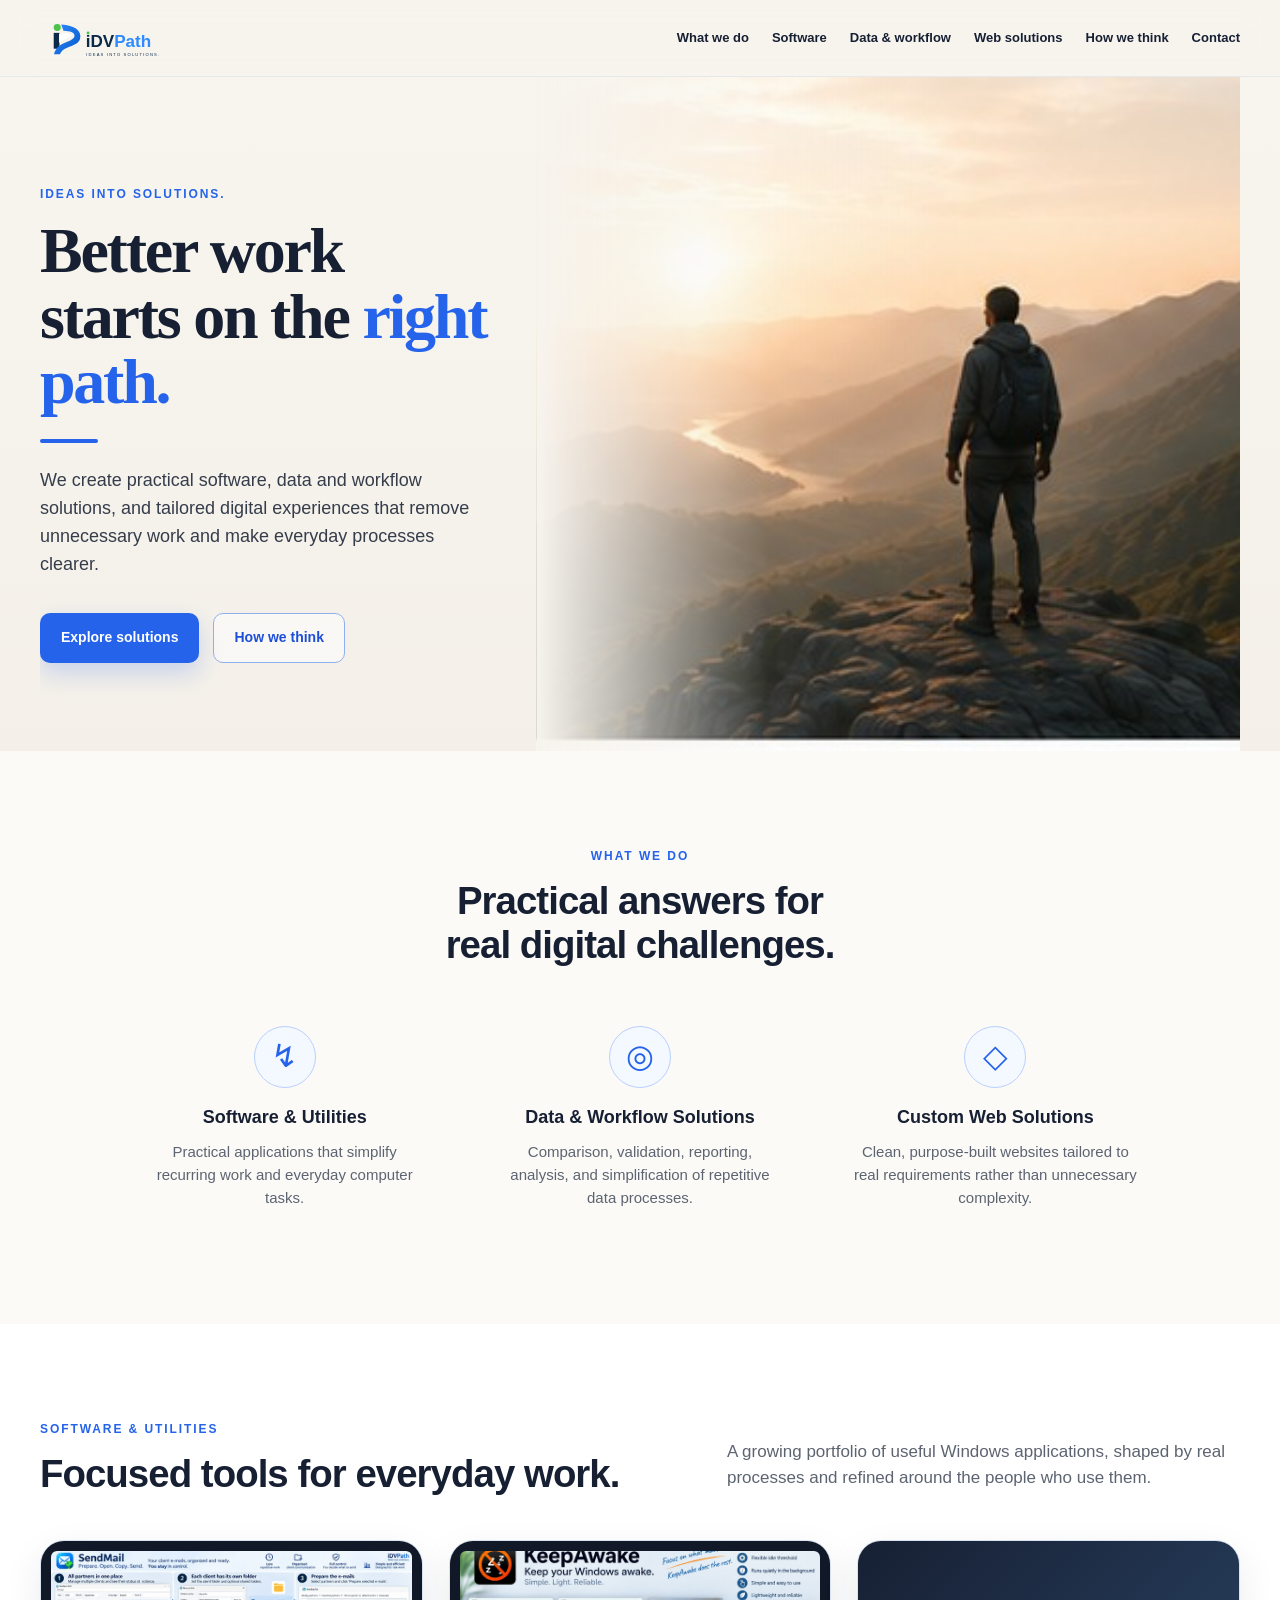
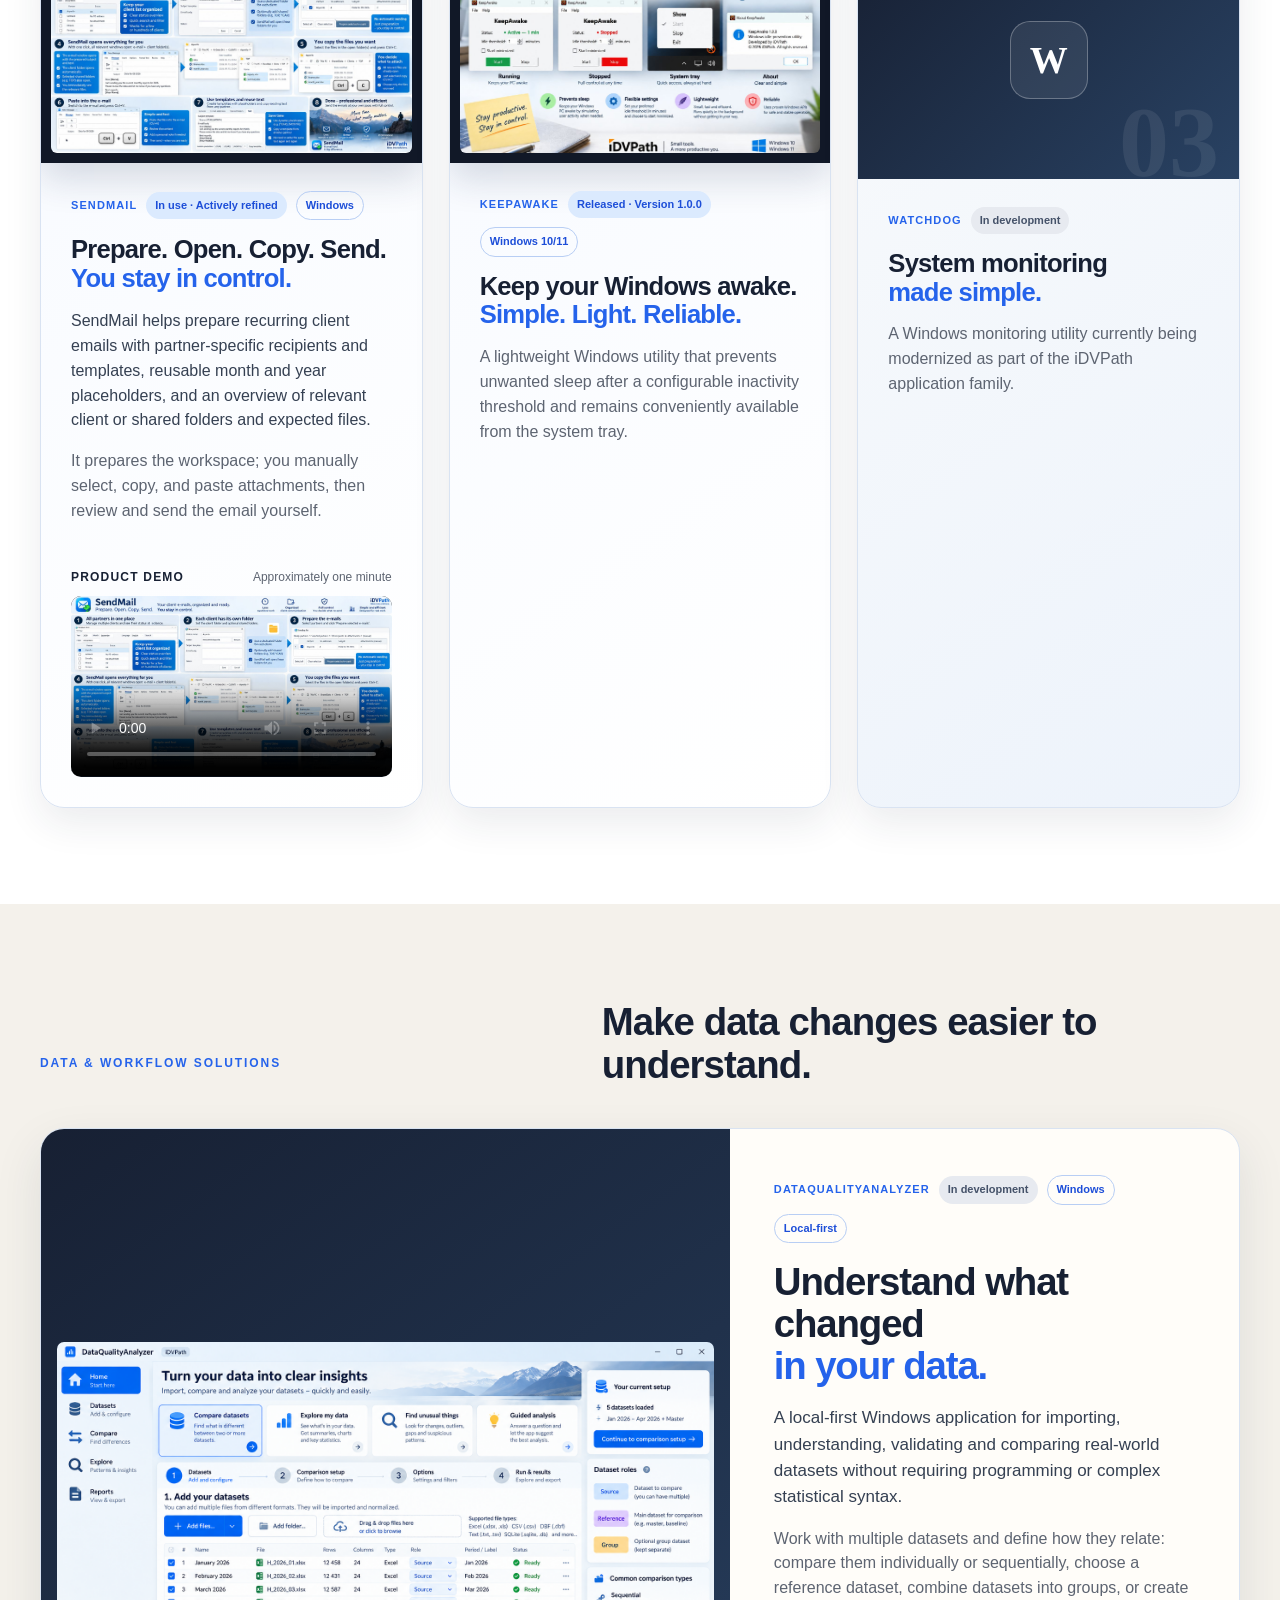
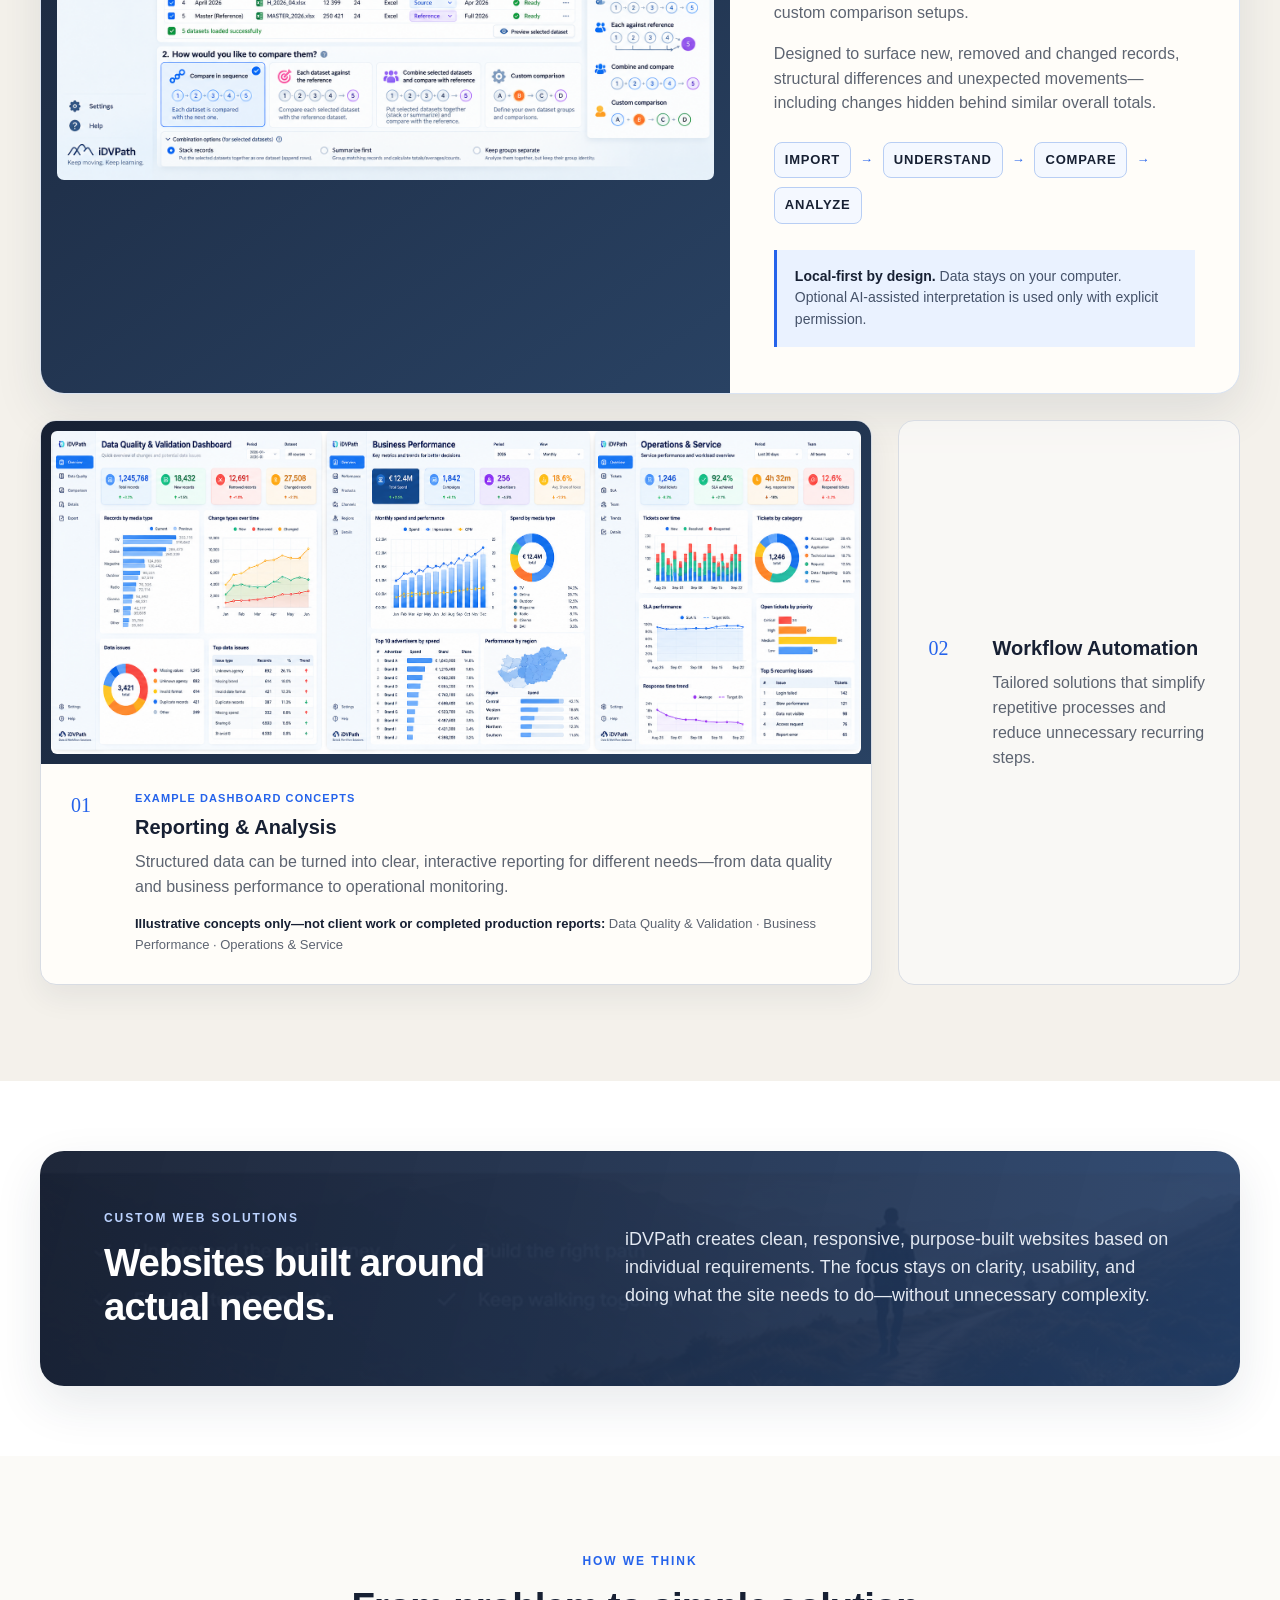
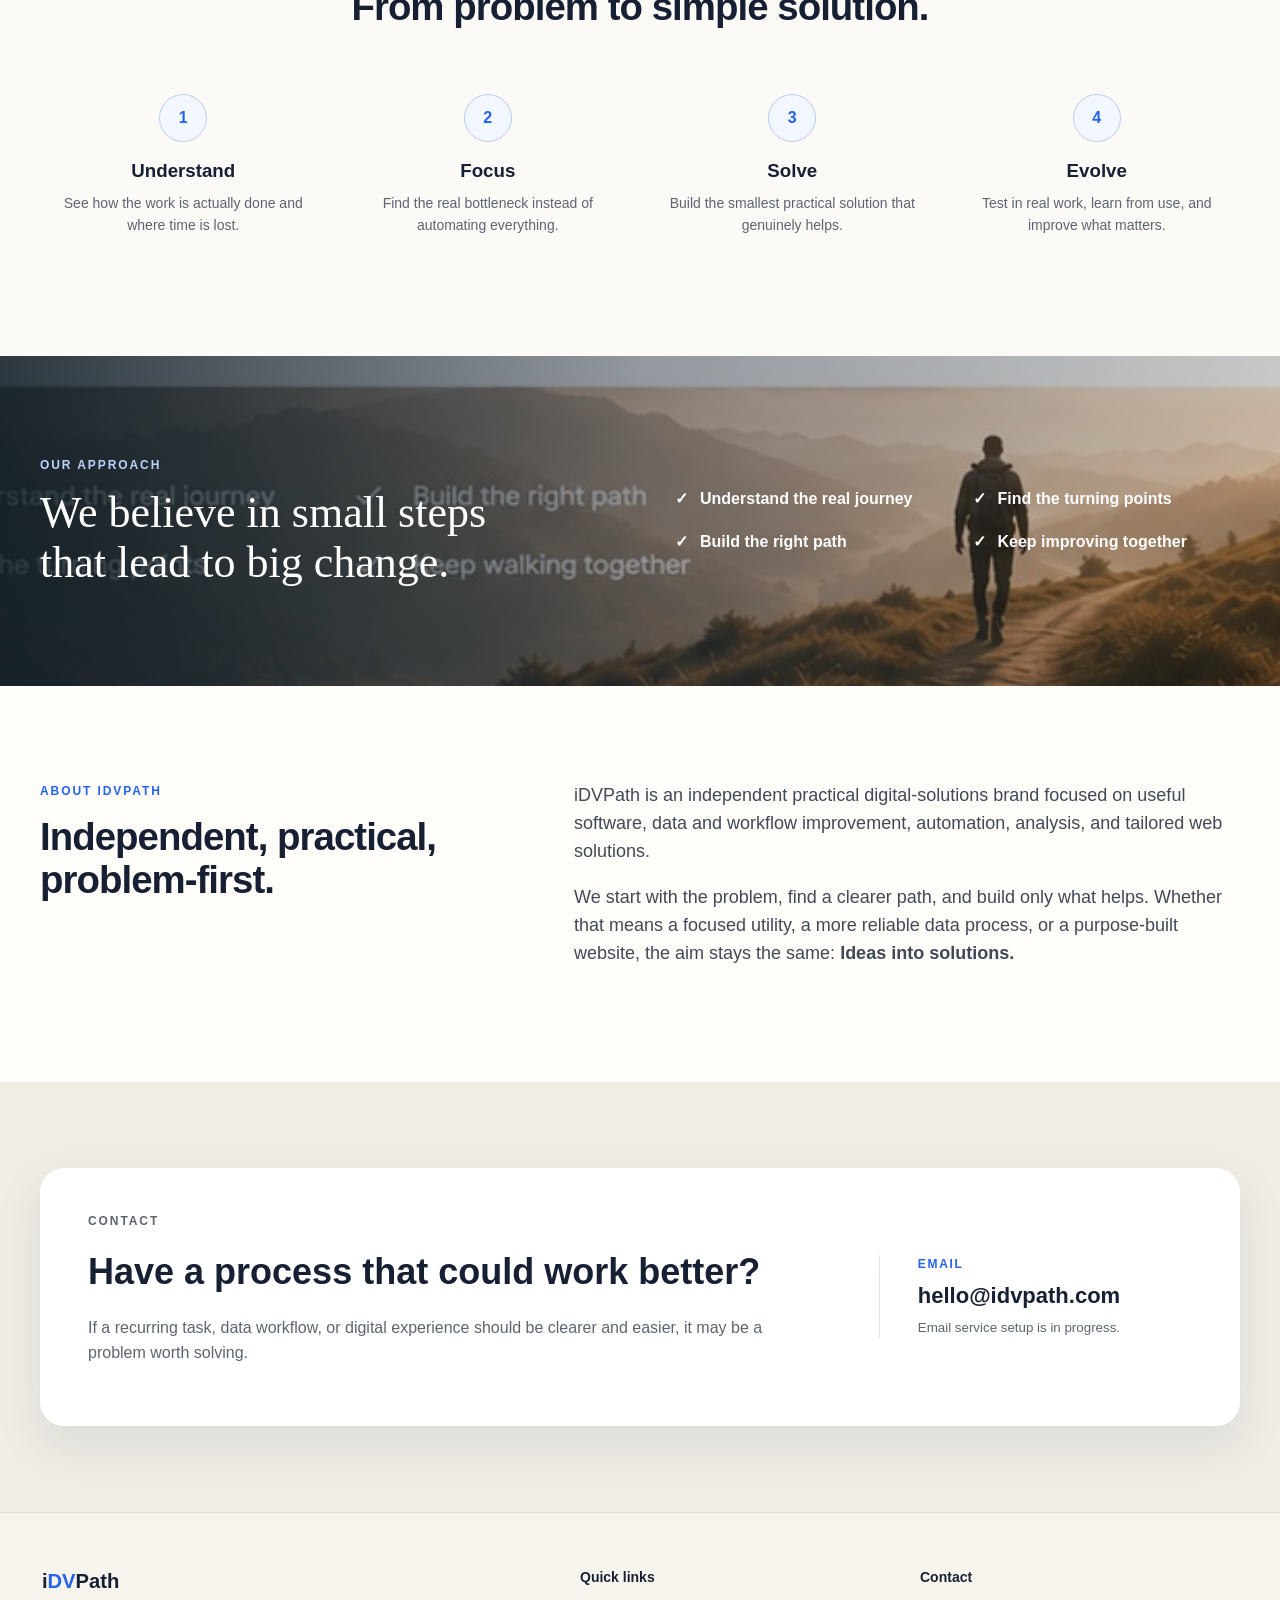
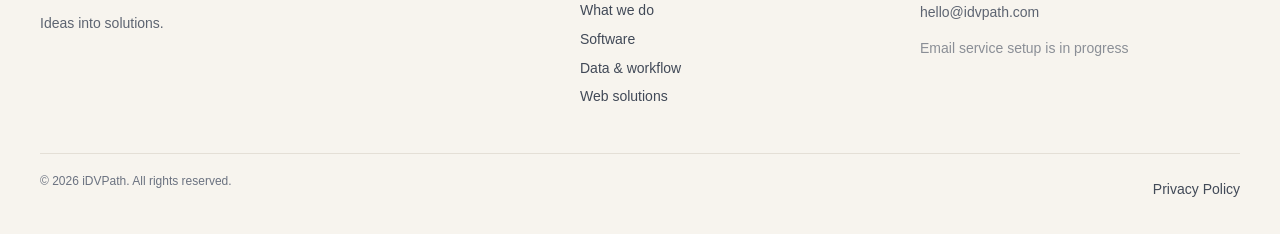
<file: index.html>
<!doctype html>
<html lang="en">
<head>
  <meta charset="utf-8" />
  <meta name="viewport" content="width=device-width, initial-scale=1" />
  <meta name="description" content="iDVPath creates practical software, data and workflow solutions, and tailored websites that make everyday processes clearer." />
  <meta name="theme-color" content="#f7f4ee" />
  <title>iDVPath — Better work starts on the right path</title>
  <link rel="icon" href="assets/favicon.svg" type="image/svg+xml" />
  <link rel="stylesheet" href="styles.css" />
</head>
<body>
  <header class="site-header" id="top">
    <div class="wrap nav-wrap">
      <a class="brand" href="#top" aria-label="iDVPath home"><img src="assets/idvpath-logo-horizontal.svg" alt="iDVPath" /></a>
      <button class="nav-toggle" type="button" aria-label="Open navigation" aria-expanded="false" aria-controls="primary-nav">☰</button>
      <nav class="nav" id="primary-nav" aria-label="Primary navigation">
        <a href="#what">What we do</a><a href="#software">Software</a><a href="#data">Data &amp; workflow</a>
        <a href="#web">Web solutions</a><a href="#thinking">How we think</a><a href="#contact">Contact</a>
      </nav>
    </div>
  </header>

  <main>
    <section class="hero">
      <div class="wrap hero-grid">
        <div class="hero-copy reveal">
          <p class="eyebrow">Ideas into solutions.</p>
          <h1>Better work starts on the <span>right path.</span></h1>
          <div class="accent-line"></div>
          <p class="lead">We create practical software, data and workflow solutions, and tailored digital experiences that remove unnecessary work and make everyday processes clearer.</p>
          <div class="hero-actions"><a class="btn primary" href="#software">Explore solutions</a><a class="btn secondary" href="#thinking">How we think</a></div>
        </div>
        <div class="hero-image reveal" role="img" aria-label="A path through the mountains at sunrise"></div>
      </div>
    </section>

    <section class="section what" id="what">
      <div class="wrap">
        <p class="section-kicker">What we do</p><h2>Practical answers for<br />real digital challenges.</h2>
        <div class="principles">
          <article class="principle reveal"><div class="icon" aria-hidden="true">↯</div><h3>Software &amp; Utilities</h3><p>Practical applications that simplify recurring work and everyday computer tasks.</p></article>
          <article class="principle reveal"><div class="icon" aria-hidden="true">◎</div><h3>Data &amp; Workflow Solutions</h3><p>Comparison, validation, reporting, analysis, and simplification of repetitive data processes.</p></article>
          <article class="principle reveal"><div class="icon" aria-hidden="true">◇</div><h3>Custom Web Solutions</h3><p>Clean, purpose-built websites tailored to real requirements rather than unnecessary complexity.</p></article>
        </div>
      </div>
    </section>

    <section class="section solutions" id="software">
      <div class="wrap">
        <div class="section-heading-row"><div><p class="section-kicker">Software &amp; Utilities</p><h2>Focused tools for everyday work.</h2></div><p class="section-intro">A growing portfolio of useful Windows applications, shaped by real processes and refined around the people who use them.</p></div>

        <div class="product-grid">
          <article class="product-card reveal">
            <figure class="product-visual"><button class="lightbox-trigger" type="button" aria-label="Enlarge SendMail overview image"><img src="assets/sendmail-overview.jpg" alt="SendMail interface showing a prepared recurring email workflow" /></button></figure>
            <div class="product-copy">
              <div class="product-meta"><span>SendMail</span><span class="badge">In use · Actively refined</span><span class="platform">Windows</span></div>
              <h3>Prepare. Open. Copy. Send.<br /><em>You stay in control.</em></h3>
              <p class="product-lead">SendMail helps prepare recurring client emails with partner-specific recipients and templates, reusable month and year placeholders, and an overview of relevant client or shared folders and expected files.</p>
              <p>It prepares the workspace; you manually select, copy, and paste attachments, then review and send the email yourself.</p>
            </div>
            <div class="product-demo">
              <p><strong>Product demo</strong><span>Approximately one minute</span></p>
              <video controls preload="metadata" poster="assets/sendmail-overview.jpg"><source src="assets/sendmail-demo.mp4" type="video/mp4" />Your browser does not support HTML5 video. The SendMail demo is available as an MP4 file.</video>
            </div>
          </article>

          <article class="product-card reveal">
            <figure class="product-visual"><button class="lightbox-trigger" type="button" aria-label="Enlarge KeepAwake overview image"><img src="assets/keepawake-overview.jpg" alt="KeepAwake utility overview on Windows" /></button></figure>
            <div class="product-copy">
              <div class="product-meta"><span>KeepAwake</span><span class="badge">Released · Version 1.0.0</span><span class="platform">Windows 10/11</span></div>
              <h3>Keep your Windows awake.<br /><em>Simple. Light. Reliable.</em></h3>
              <p class="product-lead">A lightweight Windows utility that prevents unwanted sleep after a configurable inactivity threshold and remains conveniently available from the system tray.</p>
            </div>
          </article>

          <article class="product-card watchdog reveal">
            <div class="watchdog-visual" aria-hidden="true"><div class="watchdog-mark">W</div><span>03</span></div>
            <div class="product-copy">
              <div class="product-meta"><span>WatchDog</span><span class="badge developing">In development</span></div>
              <h3>System monitoring<br /><em>made simple.</em></h3>
              <p class="product-lead">A Windows monitoring utility currently being modernized as part of the iDVPath application family.</p>
            </div>
          </article>
        </div>
      </div>
    </section>

    <section class="section data-solutions" id="data">
      <div class="wrap">
        <div class="data-heading"><p class="section-kicker">Data &amp; Workflow Solutions</p><h2>Make data changes easier to understand.</h2></div>
        <article class="data-project reveal">
          <figure class="data-project-visual"><button class="lightbox-trigger" type="button" aria-label="Enlarge DataQualityAnalyzer overview image"><img src="assets/dataqualityanalyzer-overview.png" alt="DataQualityAnalyzer interface concept showing dataset comparison results and change analysis" /></button></figure>
          <div class="data-project-copy">
            <div class="product-meta"><span>DataQualityAnalyzer</span><span class="badge developing">In development</span><span class="platform">Windows</span><span class="platform">Local-first</span></div>
            <h3>Understand what changed<br /><em>in your data.</em></h3>
            <p class="data-project-lead">A local-first Windows application for importing, understanding, validating and comparing real-world datasets without requiring programming or complex statistical syntax.</p>
            <p>Work with multiple datasets and define how they relate: compare them individually or sequentially, choose a reference dataset, combine datasets into groups, or create custom comparison setups.</p>
            <p>Designed to surface new, removed and changed records, structural differences and unexpected movements—including changes hidden behind similar overall totals.</p>
            <div class="data-workflow" aria-label="DataQualityAnalyzer workflow"><span>Import</span><i aria-hidden="true">→</i><span>Understand</span><i aria-hidden="true">→</i><span>Compare</span><i aria-hidden="true">→</i><span>Analyze</span></div>
            <p class="local-first-note"><strong>Local-first by design.</strong> Data stays on your computer. Optional AI-assisted interpretation is used only with explicit permission.</p>
          </div>
        </article>
        <div class="supporting-capabilities">
          <article class="supporting-capability reporting-capability reveal">
            <figure class="reporting-visual"><button class="lightbox-trigger" type="button" aria-label="Enlarge example dashboard concepts image"><img src="assets/powerbi-dashboard-concepts.png" alt="Three illustrative dashboard concepts for data quality and validation, business performance, and operations and service" /></button></figure>
            <div class="reporting-copy"><span>01</span><div><p class="capability-label">Example dashboard concepts</p><h3>Reporting &amp; Analysis</h3><p>Structured data can be turned into clear, interactive reporting for different needs—from data quality and business performance to operational monitoring.</p><p class="concept-list"><strong>Illustrative concepts only—not client work or completed production reports:</strong> Data Quality &amp; Validation · Business Performance · Operations &amp; Service</p></div></div>
          </article>
          <article class="supporting-capability workflow-capability reveal"><span>02</span><div><h3>Workflow Automation</h3><p>Tailored solutions that simplify repetitive processes and reduce unnecessary recurring steps.</p></div></article>
        </div>
      </div>
    </section>

    <section class="section web-solutions" id="web">
      <div class="wrap web-panel reveal"><div><p class="section-kicker light">Custom Web Solutions</p><h2>Websites built around actual needs.</h2></div><p>iDVPath creates clean, responsive, purpose-built websites based on individual requirements. The focus stays on clarity, usability, and doing what the site needs to do—without unnecessary complexity.</p></div>
    </section>

    <section class="section thinking" id="thinking">
      <div class="wrap"><p class="section-kicker">How we think</p><h2>From problem to simple solution.</h2><div class="steps">
        <article class="step reveal"><span>1</span><h3>Understand</h3><p>See how the work is actually done and where time is lost.</p></article><article class="step reveal"><span>2</span><h3>Focus</h3><p>Find the real bottleneck instead of automating everything.</p></article><article class="step reveal"><span>3</span><h3>Solve</h3><p>Build the smallest practical solution that genuinely helps.</p></article><article class="step reveal"><span>4</span><h3>Evolve</h3><p>Test in real work, learn from use, and improve what matters.</p></article>
      </div></div>
    </section>

    <section class="journey" id="about"><div class="journey-overlay"></div><div class="wrap journey-content reveal"><div><p class="section-kicker light">Our approach</p><h2>We believe in small steps<br />that lead to big change.</h2></div><ul><li>Understand the real journey</li><li>Find the turning points</li><li>Build the right path</li><li>Keep improving together</li></ul></div></section>

    <section class="section about"><div class="wrap about-grid"><div><p class="section-kicker">About iDVPath</p><h2>Independent, practical, problem-first.</h2></div><div class="about-copy"><p>iDVPath is an independent practical digital-solutions brand focused on useful software, data and workflow improvement, automation, analysis, and tailored web solutions.</p><p>We start with the problem, find a clearer path, and build only what helps. Whether that means a focused utility, a more reliable data process, or a purpose-built website, the aim stays the same: <strong>Ideas into solutions.</strong></p></div></div></section>

    <section class="contact-section" id="contact"><div class="wrap contact-card reveal"><div><p class="section-kicker">Contact</p><h2>Have a process that could work better?</h2><p>If a recurring task, data workflow, or digital experience should be clearer and easier, it may be a problem worth solving.</p></div><div class="contact-side"><span class="contact-label">Email</span><strong>hello@idvpath.com</strong><small>Email service setup is in progress.</small></div></div></section>
  </main>

  <footer class="footer"><div class="wrap footer-grid"><div><img src="assets/logo.svg" class="footer-logo" alt="iDVPath" /><p>Ideas into solutions.</p></div><div><h3>Quick links</h3><a href="#what">What we do</a><a href="#software">Software</a><a href="#data">Data &amp; workflow</a><a href="#web">Web solutions</a></div><div><h3>Contact</h3><p>hello@idvpath.com</p><p class="muted">Email service setup is in progress</p></div></div><div class="wrap footer-bottom"><span>© 2026 iDVPath. All rights reserved.</span><a href="privacy.html">Privacy Policy</a></div></footer>
  <div class="lightbox" role="dialog" aria-modal="true" aria-label="Enlarged product overview" hidden>
    <button class="lightbox-close" type="button" aria-label="Close enlarged image">&times;</button>
    <img class="lightbox-image" alt="" />
  </div>
  <script src="script.js"></script>
</body>
</html>
</file>
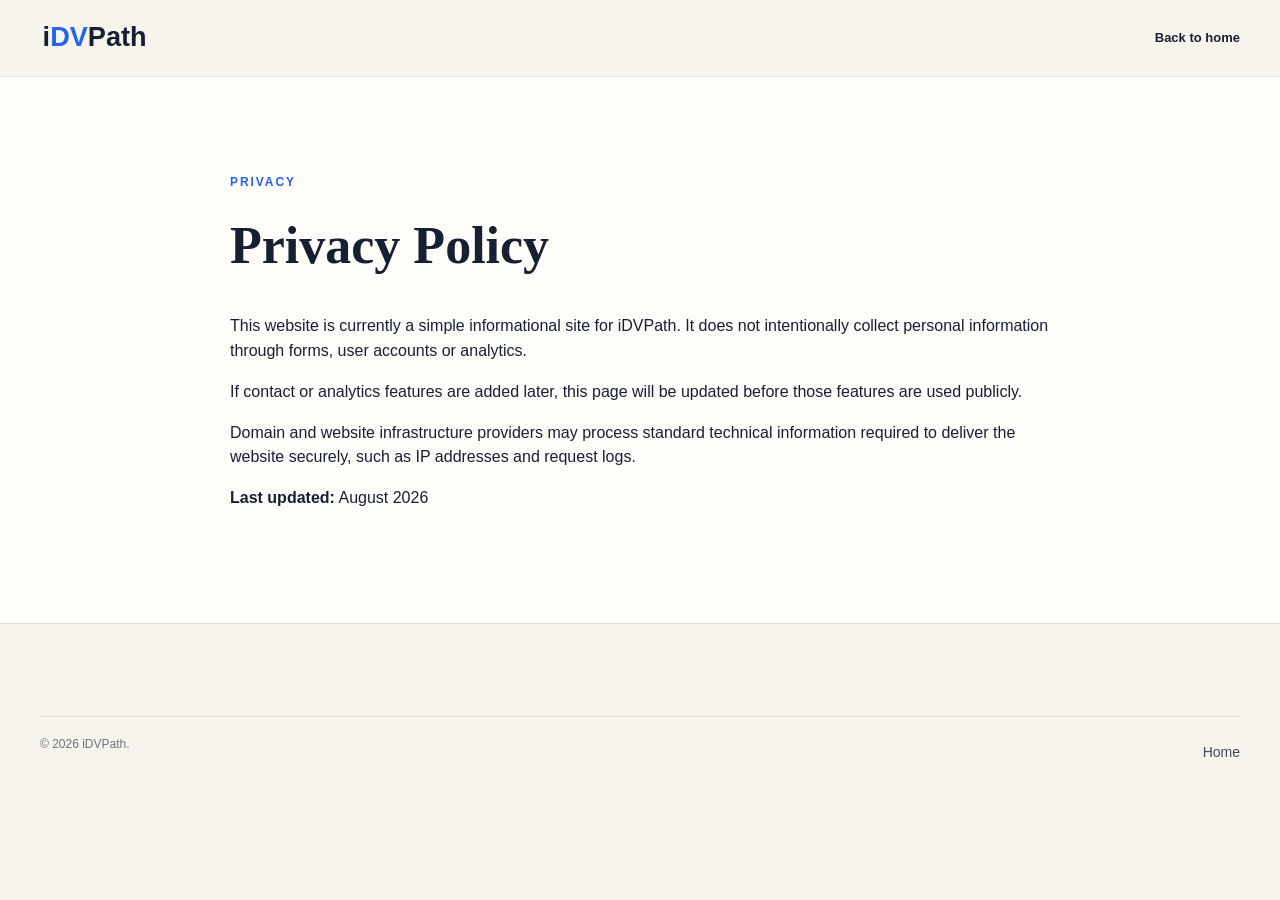
<file: privacy.html>
<!doctype html>
<html lang="en">
<head>
  <meta charset="utf-8" />
  <meta name="viewport" content="width=device-width, initial-scale=1" />
  <title>Privacy Policy — iDVPath</title>
  <link rel="icon" href="assets/favicon.svg" type="image/svg+xml" />
  <link rel="stylesheet" href="styles.css" />
</head>
<body>
  <header class="site-header"><div class="wrap nav-wrap"><a class="brand" href="index.html"><img src="assets/logo.svg" alt="iDVPath" /></a><nav class="nav"><a href="index.html">Back to home</a></nav></div></header>
  <main class="section"><div class="wrap" style="max-width:820px">
    <p class="section-kicker">Privacy</p>
    <h1 style="font-family:Georgia,serif;font-size:52px;margin:0 0 28px">Privacy Policy</h1>
    <p>This website is currently a simple informational site for iDVPath. It does not intentionally collect personal information through forms, user accounts or analytics.</p>
    <p>If contact or analytics features are added later, this page will be updated before those features are used publicly.</p>
    <p>Domain and website infrastructure providers may process standard technical information required to deliver the website securely, such as IP addresses and request logs.</p>
    <p><strong>Last updated:</strong> August 2026</p>
  </div></main>
  <footer class="footer"><div class="wrap footer-bottom"><span>© 2026 iDVPath.</span><a href="index.html">Home</a></div></footer>
</body>
</html>
</file>
<file: styles.css>
:root{--bg:#f7f4ee;--paper:#fffdf9;--ink:#172033;--muted:#5d6471;--blue:#2563eb;--blue-soft:#eaf2ff;--line:#dfe5ee;--shadow:0 18px 48px rgba(32,45,67,.10);--radius:24px;--wrap:min(1480px,calc(100% - 80px))}
*{box-sizing:border-box}html{scroll-behavior:smooth;scroll-padding-top:76px}body{margin:0;background:var(--bg);color:var(--ink);font-family:Inter,Segoe UI,Arial,sans-serif;line-height:1.55}a{color:inherit;text-decoration:none}img,video{max-width:100%;display:block}.wrap{width:var(--wrap);margin-inline:auto}
.site-header{position:sticky;top:0;z-index:50;background:rgba(247,244,238,.88);backdrop-filter:blur(16px);border-bottom:1px solid rgba(223,229,238,.75)}.nav-wrap{height:76px;display:flex;align-items:center;justify-content:space-between;gap:28px}.brand img{width:168px;height:auto}.nav{display:flex;align-items:center;gap:23px;font-size:13px;font-weight:600}.nav a{position:relative;padding:6px 0}.nav a:after{content:"";position:absolute;left:0;bottom:0;width:0;height:2px;background:var(--blue);transition:.25s}.nav a:hover:after,.nav a:focus-visible:after{width:100%}.nav-toggle{display:none;border:0;background:none;font-size:24px;color:var(--ink);cursor:pointer}
.hero{background:linear-gradient(180deg,#f8f5ef,#f4f0e9)}.hero-grid{min-height:620px;display:grid;grid-template-columns:.88fr 1.25fr;align-items:stretch;overflow:hidden}.hero-copy{padding:108px 42px 88px 0;display:flex;flex-direction:column;justify-content:center}.eyebrow,.section-kicker{text-transform:uppercase;letter-spacing:.16em;font-size:12px;font-weight:800;color:var(--blue);margin:0 0 14px}.hero h1,.journey h2{font-family:Georgia,'Times New Roman',serif}.hero h1{font-size:clamp(48px,5vw,76px);line-height:1.03;letter-spacing:-.035em;margin:0;max-width:690px;font-weight:600}.hero h1 span{color:var(--blue)}.accent-line{width:58px;height:4px;background:var(--blue);margin:24px 0;border-radius:99px}.lead{font-size:18px;max-width:610px;color:#353d4b;margin:0 0 34px}.hero-actions{display:flex;gap:14px;flex-wrap:wrap}.btn{display:inline-flex;align-items:center;justify-content:center;padding:13px 20px;border-radius:10px;font-weight:700;font-size:14px;border:1px solid transparent;transition:.22s}.btn.primary{background:var(--blue);color:#fff;box-shadow:0 10px 24px rgba(37,99,235,.22)}.btn.primary:hover{transform:translateY(-1px);background:#1d4ed8}.btn.secondary{border-color:#8fb0ef;color:#1d4ed8;background:rgba(255,255,255,.52)}.btn.secondary:hover{background:#fff}.hero-image{min-height:620px;background-image:linear-gradient(90deg,#f7f4ee 0%,rgba(247,244,238,.7) 12%,rgba(247,244,238,.12) 33%,transparent 60%),url('assets/hero-path.jpg');background-size:cover;background-position:66% center}
.section{padding:96px 0;background:var(--paper)}.section h2{font-size:clamp(30px,3vw,46px);line-height:1.13;margin:0 0 42px;letter-spacing:-.025em}.what{text-align:center;background:#fbfaf7}.principles{display:grid;grid-template-columns:repeat(3,1fr);gap:26px;max-width:1040px;margin:auto}.principle{padding:18px 22px}.icon{width:62px;height:62px;margin:0 auto 16px;border:1px solid #bad0ff;background:#f4f8ff;color:var(--blue);border-radius:50%;display:grid;place-items:center;font-size:32px}.principle h3{font-size:18px;margin:0 0 8px}.principle p{margin:0;color:var(--muted);font-size:15px}
.solutions{background:#fff}.section-heading-row{display:grid;grid-template-columns:1.1fr .9fr;gap:60px;align-items:end;margin-bottom:44px}.section-heading-row h2{margin:0}.section-intro{color:var(--muted);font-size:17px;margin:0 0 4px}.product-grid{display:grid;grid-template-columns:repeat(3,minmax(0,1fr));gap:26px;align-items:stretch}.product-card{min-width:0;display:flex;flex-direction:column;overflow:hidden;background:linear-gradient(145deg,#f7faff,#fff);border:1px solid #d9e3f2;border-radius:var(--radius);box-shadow:0 15px 38px rgba(32,45,67,.09)}.product-copy{padding:28px 30px}.product-meta{display:flex;gap:9px;align-items:center;flex-wrap:wrap;text-transform:uppercase;letter-spacing:.1em;font-size:11px;color:var(--blue);font-weight:800}.badge,.platform{display:inline-flex;border-radius:99px;padding:5px 9px;background:#dbeafe;color:#1d4ed8;font-size:11px;text-transform:none;letter-spacing:0;font-weight:700}.platform{background:transparent;border:1px solid #b8cef4}.product-card h3{font-size:clamp(25px,2vw,34px);line-height:1.13;margin:15px 0;letter-spacing:-.03em}.product-card h3 em{color:var(--blue);font-style:normal}.product-lead{font-size:16px;color:#354052}.product-copy>p:last-child{color:var(--muted)}.product-visual{margin:0;background:#111827;padding:10px;box-shadow:0 16px 34px rgba(26,45,78,.16)}.product-visual img{border-radius:6px;width:100%;aspect-ratio:16/9;object-fit:cover}.lightbox-trigger{display:block;width:100%;padding:0;border:0;border-radius:6px;background:none;cursor:zoom-in;transition:filter .2s,box-shadow .2s}.lightbox-trigger:hover{filter:brightness(1.08)}.lightbox-trigger:focus-visible{outline:3px solid #93b4f5;outline-offset:3px}.product-demo{margin-top:auto;padding:0 30px 30px}.product-demo p{display:flex;justify-content:space-between;gap:12px;margin:0 0 10px;font-size:12px;color:var(--muted)}.product-demo p strong{color:var(--ink);text-transform:uppercase;letter-spacing:.1em}.product-demo video{width:100%;border-radius:10px;background:#080d16}.watchdog{background:linear-gradient(145deg,#f8fafc,#edf3fb)}.watchdog-visual{min-height:238px;background:linear-gradient(135deg,#172033,#294263);position:relative;display:grid;place-items:center;overflow:hidden}.watchdog-mark{width:78px;height:78px;border:1px solid rgba(255,255,255,.28);border-radius:20px;background:rgba(255,255,255,.08);color:#fff;display:grid;place-items:center;font:700 38px Georgia,serif}.watchdog-visual>span{position:absolute;right:20px;bottom:-20px;font:700 100px Georgia,serif;color:rgba(255,255,255,.08)}.badge.developing{background:#e7eaf0;color:#455269}
.data-solutions{background:#f4f1eb}.data-heading{display:grid;grid-template-columns:.85fr 1.15fr;gap:90px;align-items:end;margin-bottom:42px}.data-heading h2{margin:0}.data-project{display:grid;grid-template-columns:1.15fr .85fr;background:var(--paper);border:1px solid #d9e3f2;border-radius:var(--radius);box-shadow:var(--shadow);overflow:hidden}.data-project-visual{margin:0;padding:16px;background:linear-gradient(145deg,#172033,#294263);display:flex;align-items:center}.data-project-visual img{width:100%;height:auto;border-radius:7px}.data-project-copy{padding:46px 44px}.data-project-copy h3{font-size:clamp(30px,3vw,44px);line-height:1.1;letter-spacing:-.03em;margin:18px 0}.data-project-copy h3 em{color:var(--blue);font-style:normal}.data-project-copy p{color:var(--muted);margin:0 0 16px}.data-project-copy .data-project-lead{font-size:17px;color:#354052}.data-workflow{display:flex;align-items:center;flex-wrap:wrap;gap:9px;margin:26px 0;color:var(--ink);font-size:13px;font-weight:800;text-transform:uppercase;letter-spacing:.06em}.data-workflow span{padding:7px 10px;border:1px solid #b8cef4;border-radius:8px;background:#f4f8ff}.data-workflow i{color:var(--blue);font-style:normal}.data-project-copy .local-first-note{margin:0;padding:16px 18px;border-left:3px solid var(--blue);background:var(--blue-soft);color:#455269;font-size:14px}.local-first-note strong{color:var(--ink)}.supporting-capabilities{display:grid;grid-template-columns:minmax(0,1.7fr) minmax(280px,.7fr);gap:26px;margin-top:26px}.supporting-capability{display:grid;grid-template-columns:46px 1fr;gap:18px;padding:28px 30px;background:rgba(255,255,255,.52);border:1px solid #d8dce3;border-radius:16px}.supporting-capability>span,.reporting-copy>span{font-family:Georgia,serif;color:var(--blue);font-size:20px}.supporting-capability h3{margin:0 0 7px;font-size:20px}.supporting-capability p{margin:0;color:var(--muted)}.reporting-capability{display:flex;flex-direction:column;gap:0;padding:0;overflow:hidden;background:var(--paper);box-shadow:0 12px 30px rgba(32,45,67,.07)}.reporting-visual{margin:0;padding:10px;background:linear-gradient(145deg,#172033,#294263)}.reporting-visual img{width:100%;height:auto;border-radius:6px}.reporting-copy{display:grid;grid-template-columns:46px 1fr;gap:18px;padding:26px 30px 28px}.reporting-copy .capability-label{margin:0 0 5px;color:var(--blue);font-size:11px;font-weight:800;letter-spacing:.1em;text-transform:uppercase}.reporting-copy .concept-list{margin-top:14px;font-size:13px;line-height:1.6}.concept-list strong{color:var(--ink)}.workflow-capability{align-content:center}
.web-solutions{background:#fff;padding-top:70px;padding-bottom:70px}.web-panel{border-radius:var(--radius);padding:58px 64px;color:#fff;background:linear-gradient(105deg,rgba(23,32,51,.97),rgba(32,61,105,.91)),url('assets/journey-path.jpg') center/cover;display:grid;grid-template-columns:.9fr 1.1fr;gap:70px;align-items:center;box-shadow:var(--shadow)}.web-panel h2{margin:0}.web-panel>p{font-size:18px;color:#e3e9f2;margin:0}.section-kicker.light{color:#bcd3ff}
.thinking{text-align:center;background:#fbfaf7}.steps{display:grid;grid-template-columns:repeat(4,1fr);gap:18px}.step{padding:24px 18px}.step span{width:48px;height:48px;border-radius:50%;display:grid;place-items:center;margin:0 auto 14px;background:#f3f7ff;border:1px solid #b9cdf7;color:var(--blue);font-weight:800}.step h3{margin:0 0 8px}.step p{color:var(--muted);font-size:14px;margin:0}.journey{position:relative;min-height:330px;background:url('assets/journey-path.jpg') center/cover no-repeat;color:#fff;display:grid;align-items:center}.journey-overlay{position:absolute;inset:0;background:linear-gradient(90deg,rgba(16,28,37,.88),rgba(31,41,55,.48),rgba(30,30,30,.24))}.journey-content{position:relative;z-index:1;display:grid;grid-template-columns:1fr 1fr;gap:70px;align-items:center}.journey h2{font-size:44px;line-height:1.12;margin:0;font-weight:500}.journey ul{list-style:none;padding:0;margin:0;display:grid;grid-template-columns:1fr 1fr;gap:18px 30px}.journey li{position:relative;padding-left:25px;font-weight:600}.journey li:before{content:"✓";position:absolute;left:0}.about-grid{display:grid;grid-template-columns:.8fr 1.2fr;gap:90px}.about-grid h2{margin:0}.about-copy{font-size:18px;color:#414957}.about-copy p:first-child{margin-top:0}
.contact-section{padding:86px 0;background:#f0ede6}.contact-card{background:#fff;border-radius:var(--radius);padding:44px 48px;display:grid;grid-template-columns:1.4fr .6fr;gap:60px;box-shadow:var(--shadow);align-items:center}.contact-card h2{font-size:36px;margin:4px 0 12px}.contact-card p{color:var(--muted);max-width:690px}.contact-side{border-left:1px solid var(--line);padding-left:38px;display:flex;flex-direction:column;gap:5px}.contact-label{font-size:12px;text-transform:uppercase;letter-spacing:.14em;color:var(--blue);font-weight:800}.contact-side strong{font-size:22px}.contact-side small{color:var(--muted)}.footer{background:#f7f4ee;padding:54px 0 26px;border-top:1px solid #e4dfd6}.footer-grid{display:grid;grid-template-columns:1.2fr .7fr .8fr;gap:60px}.footer-logo{width:125px;margin-bottom:16px}.footer p{color:var(--muted);font-size:14px}.footer h3{font-size:14px;margin:0 0 12px}.footer a{display:block;margin:7px 0;color:#414957;font-size:14px}.muted{opacity:.7}.footer-bottom{margin-top:38px;padding-top:18px;border-top:1px solid #e4dfd6;display:flex;justify-content:space-between;color:#6b7280;font-size:12px}.reveal{opacity:0;transform:translateY(16px);transition:opacity .65s ease,transform .65s ease}.reveal.visible{opacity:1;transform:none}
.lightbox[hidden]{display:none}.lightbox{position:fixed;inset:0;z-index:100;display:grid;place-items:center;padding:7.5vh 5vw;background:rgba(8,13,22,.88)}.lightbox-image{width:auto;height:auto;max-width:90vw;max-height:85vh;object-fit:contain;box-shadow:0 20px 60px rgba(0,0,0,.45)}.lightbox-close{position:absolute;top:18px;right:22px;width:48px;height:48px;border:1px solid rgba(255,255,255,.65);border-radius:50%;background:rgba(8,13,22,.72);color:#fff;font-size:34px;line-height:1;cursor:pointer}.lightbox-close:hover,.lightbox-close:focus-visible{background:#fff;color:var(--ink)}body.lightbox-open{overflow:hidden}
@media(max-width:1100px){:root{--wrap:min(100% - 40px,1180px)}.product-grid{grid-template-columns:1fr}.product-card{display:grid;grid-template-columns:.9fr 1.1fr}.product-demo{grid-column:1/-1}.watchdog-visual{min-height:300px}}
@media(max-width:900px){.nav-toggle{display:block}.nav{display:none;position:absolute;top:76px;left:20px;right:20px;background:#fff;border:1px solid var(--line);border-radius:16px;padding:18px;box-shadow:var(--shadow);flex-direction:column;align-items:flex-start}.nav.open{display:flex}.hero-grid,.section-heading-row,.data-heading,.data-project,.supporting-capabilities,.web-panel,.journey-content,.about-grid,.contact-card{grid-template-columns:1fr}.hero-copy{padding:72px 0 26px}.hero-image{min-height:360px;border-radius:24px;margin-bottom:34px;background-image:linear-gradient(0deg,rgba(247,244,238,.1),rgba(247,244,238,.05)),url('assets/hero-path.jpg');background-position:66% center}.principles,.steps{grid-template-columns:1fr 1fr}.data-heading{gap:0}.data-project-copy{padding:36px}.web-panel{gap:20px}.journey ul{grid-template-columns:1fr}.contact-side{border-left:0;border-top:1px solid var(--line);padding:24px 0 0}}
@media(max-width:600px){:root{--wrap:min(calc(100% - 28px),1180px)}.section{padding:72px 0}.hero h1{font-size:46px}.lead{font-size:17px}.principles,.steps,.footer-grid,.product-card,.supporting-capabilities{grid-template-columns:1fr}.product-copy{padding:24px}.product-demo{padding:0 24px 24px}.watchdog-visual{min-height:220px}.watchdog-mark{width:62px;height:62px}.data-project-visual{padding:8px}.data-project-copy{padding:26px 22px}.data-workflow{gap:7px}.data-workflow span{padding:6px 8px;font-size:11px}.supporting-capability{padding:24px 22px}.reporting-capability{padding:0}.reporting-visual{padding:6px}.reporting-copy{grid-template-columns:32px 1fr;gap:10px;padding:22px 18px 24px}.web-solutions{padding-block:48px}.web-panel{padding:38px 26px}.journey h2{font-size:34px}.footer-bottom{flex-direction:column;gap:8px}}
@media(prefers-reduced-motion:reduce){html{scroll-behavior:auto}.reveal{opacity:1;transform:none;transition:none}.lightbox-trigger{transition:none}}
</file>
